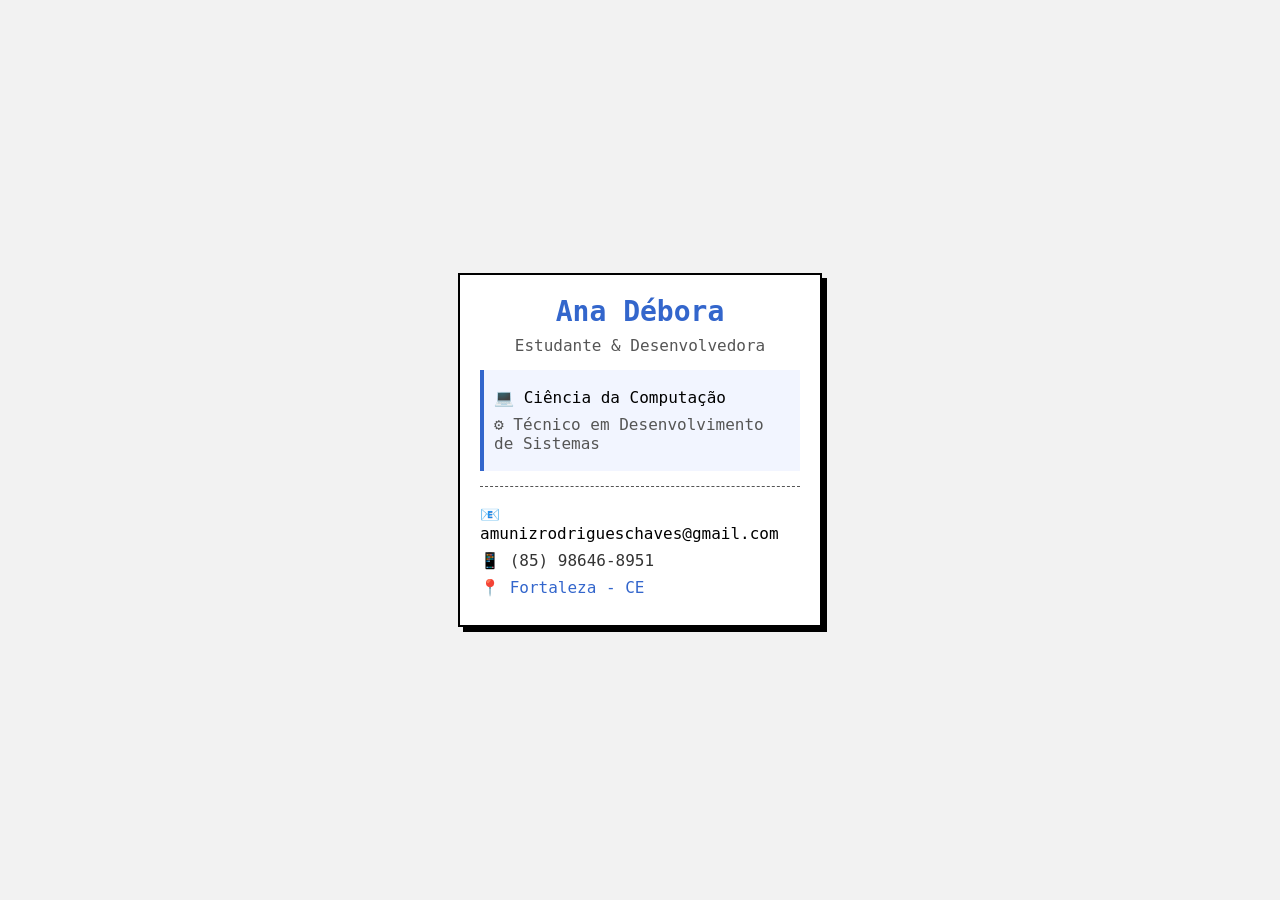
<file: Atividades de Desenvolvimento WEB/Cartão de visita/index.html>
<!DOCTYPE html>
<html lang="pt-BR">

<head>
    <meta charset="UTF-8">
    <title>Cartão de Visita</title>

    <style>

        body {
            margin: 0;
            height: 100vh;
            display: flex;
            justify-content: center;
            align-items: center;
            background: #f2f2f2;
            font-family: Consolas, monospace;
        }

        .cartao {
            width: 320px;
            padding: 20px;
            background: #ffffff;
            border: 2px solid #000;
            box-shadow: 5px 5px 0 #000;
        }

        .cabecalho {
            text-align: center;
        }

        .formacao {
            background: #f2f5ff;
            padding: 10px;
            margin-top: 15px;
            border-left: 4px solid #3366cc;
        }

        .contatos {
            margin-top: 15px;
            padding-top: 10px;
            border-top: 1px dashed #555;
        }

        h2 {
            margin: 0;
        }

        p {
            margin: 8px 0;
        }

    </style>

</head>

<body>

    <div class="cartao">

        <div class="cabecalho">
            <h2 style="color: #3366cc; font-size: 28px;">
                Ana Débora
            </h2>

            <p style="color: #555555;">
                Estudante & Desenvolvedora
            </p>
        </div>

        <div class="formacao">

            <p style="font-size: 16px;">
                💻 Ciência da Computação
            </p>

            <p style="color: #555555;">
                ⚙️ Técnico em Desenvolvimento de Sistemas
            </p>

        </div>

        <div class="contatos">

            <p>
                📧 amunizrodrigueschaves@gmail.com
            </p>

            <p style="color: #333333;">
                📱 (85) 98646-8951
            </p>

            <p style="color: #3366cc;">
                📍 Fortaleza - CE
            </p>

        </div>

    </div>

</body>

</html>
</file>
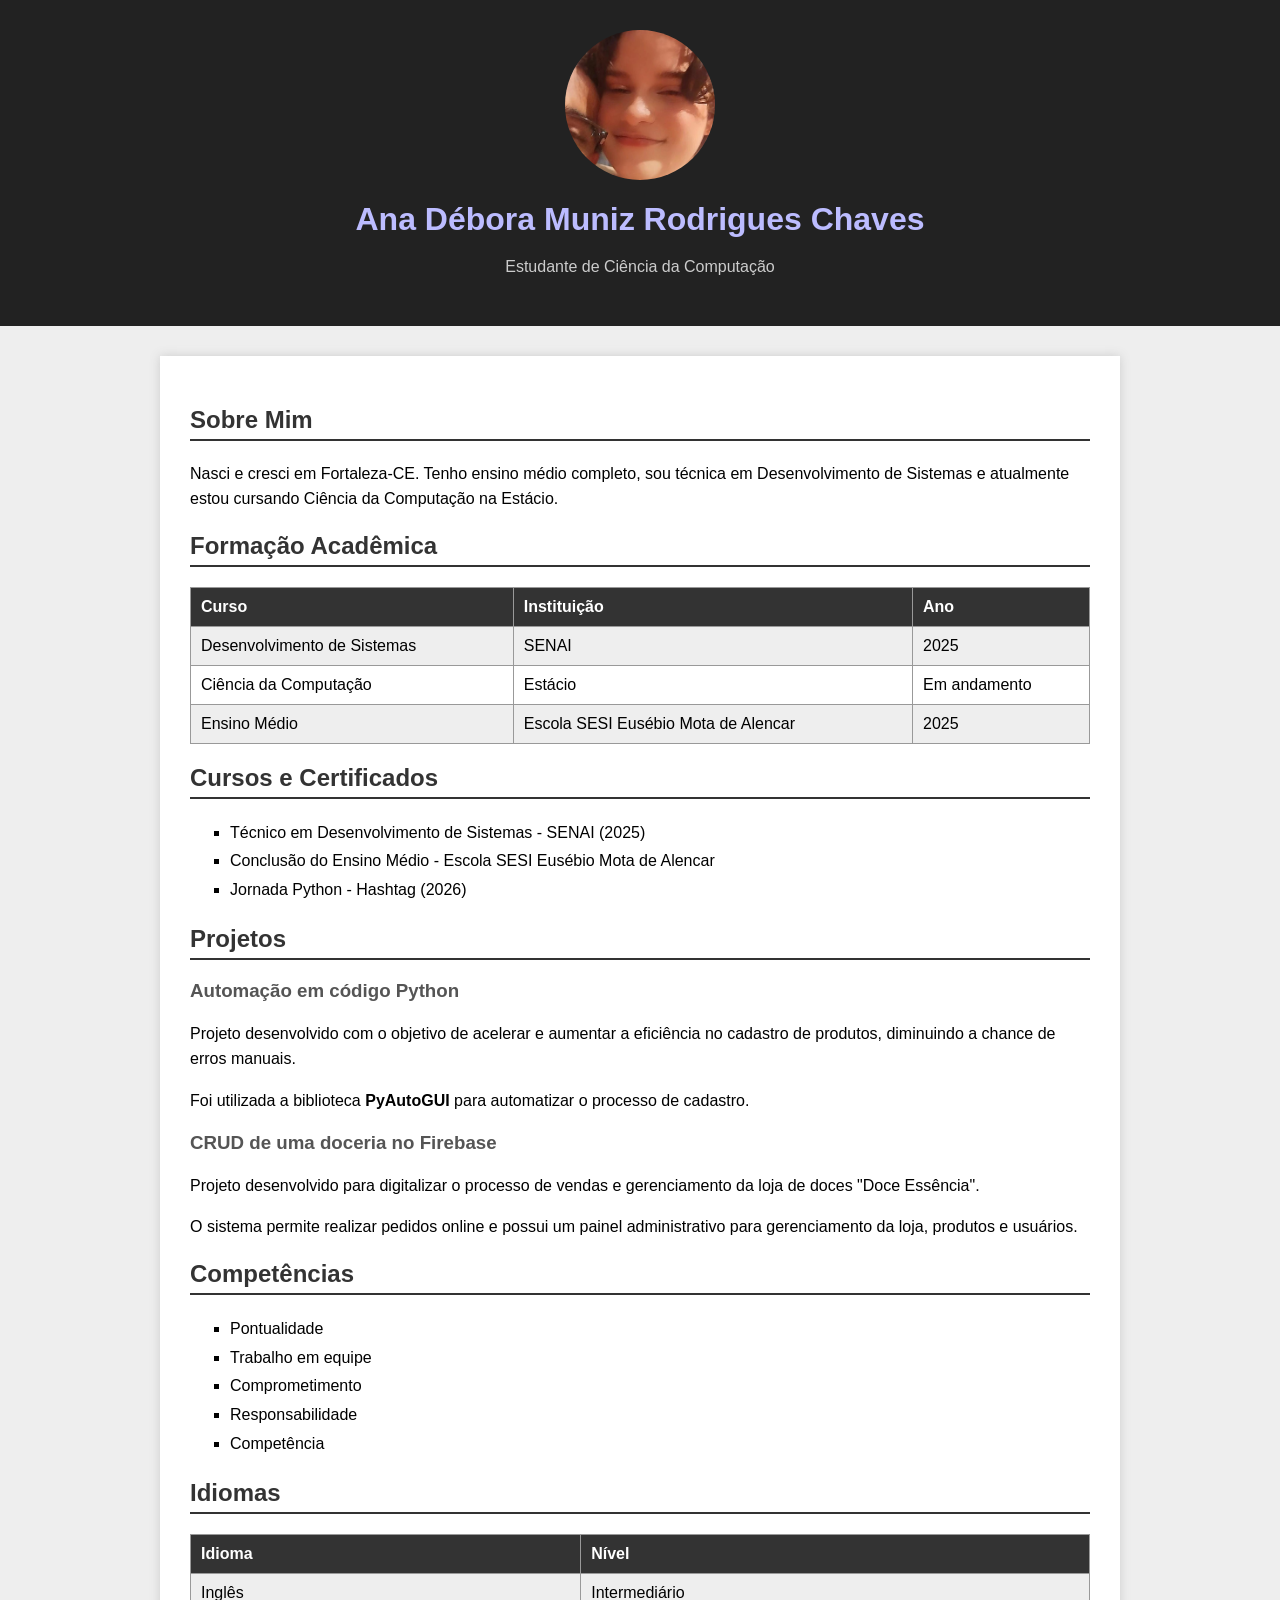
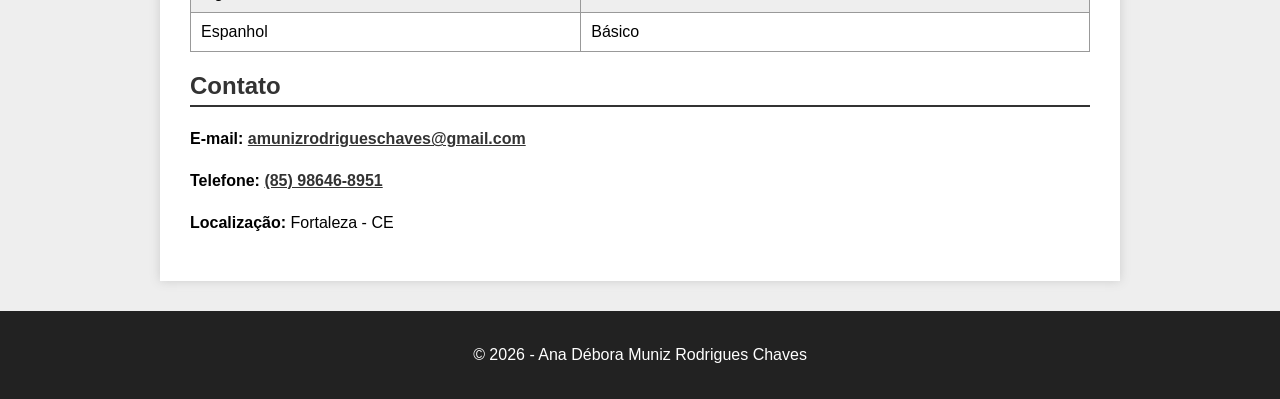
<file: Atividades de Desenvolvimento WEB/Currículo/index.html>
<!DOCTYPE html>
<html lang="pt-BR">

<head>
    <meta charset="UTF-8">
    <meta name="viewport" content="width=device-width, initial-scale=1.0">

    <title>Currículo - Ana Débora</title>

    <link rel="stylesheet" href="style.css">

    <style>

        body {
            font-family: Arial, sans-serif;
            background-color: #eeeeee;
            margin: 0;
        }

        header {
            background-color: #222222;
            color: white;
            text-align: center;
            padding: 30px;
        }

        header h1 {
            margin-bottom: 5px;
        }

        header p {
            color: #cccccc;
        }

        .container {
            width: 80%;
            max-width: 900px;
            margin: 30px auto;
            background-color: white;
            padding: 30px;
            box-shadow: 0 0 10px #cccccc;
        }

        .foto {
            width: 150px;
            height: 150px;
            border-radius: 50%;
            object-fit: cover;
            display: block;
            margin: 0 auto 20px;
        }

        h2 {
            color: #333333;
            border-bottom: 2px solid #333333;
            padding-bottom: 5px;
        }

        h3 {
            color: #555555;
        }

        p {
            line-height: 1.6;
        }

        ul {
            line-height: 1.8;
        }

        table {
            width: 100%;
            border-collapse: collapse;
            margin-top: 15px;
        }

        th, td {
            border: 1px solid #999999;
            padding: 10px;
            text-align: left;
        }

        th {
            background-color: #333333;
            color: white;
        }

        tr:nth-child(even) {
            background-color: #eeeeee;
        }

        a {
            color: #333333;
            font-weight: bold;
        }

        footer {
            text-align: center;
            background-color: #222222;
            color: white;
            padding: 15px;
            margin-top: 30px;
        }

    </style>

</head>

<body>

    <header>

        <img src="image.png" alt="Foto de Ana Débora" class="foto">

        <h1>Ana Débora Muniz Rodrigues Chaves</h1>

        <p>Estudante de Ciência da Computação</p>

    </header>


    <div class="container">

        <!-- SOBRE MIM -->

        <h2>Sobre Mim</h2>

        <p>
            Nasci e cresci em Fortaleza-CE. Tenho ensino médio completo,
            sou técnica em Desenvolvimento de Sistemas e atualmente estou
            cursando Ciência da Computação na Estácio.
        </p>


        <!-- FORMAÇÃO -->

        <h2>Formação Acadêmica</h2>

        <table>

            <tr>
                <th>Curso</th>
                <th>Instituição</th>
                <th>Ano</th>
            </tr>

            <tr>
                <td>Desenvolvimento de Sistemas</td>
                <td>SENAI</td>
                <td>2025</td>
            </tr>

            <tr>
                <td>Ciência da Computação</td>
                <td>Estácio</td>
                <td>Em andamento</td>
            </tr>

            <tr>
                <td>Ensino Médio</td>
                <td>Escola SESI Eusébio Mota de Alencar</td>
                <td>2025</td>
            </tr>

        </table>


        <!-- CURSOS -->

        <h2>Cursos e Certificados</h2>

        <ul>

            <li>
                Técnico em Desenvolvimento de Sistemas -
                SENAI (2025)
            </li>

            <li>
                Conclusão do Ensino Médio -
                Escola SESI Eusébio Mota de Alencar
            </li>

            <li>
                Jornada Python - Hashtag (2026)
            </li>

        </ul>


        <!-- PROJETOS -->

        <h2>Projetos</h2>

        <h3>Automação em código Python</h3>

        <p>
            Projeto desenvolvido com o objetivo de acelerar e aumentar
            a eficiência no cadastro de produtos, diminuindo a chance
            de erros manuais.
        </p>

        <p>
            Foi utilizada a biblioteca <strong>PyAutoGUI</strong>
            para automatizar o processo de cadastro.
        </p>


        <h3>CRUD de uma doceria no Firebase</h3>

        <p>
            Projeto desenvolvido para digitalizar o processo de vendas
            e gerenciamento da loja de doces "Doce Essência".
        </p>

        <p>
            O sistema permite realizar pedidos online e possui
            um painel administrativo para gerenciamento da loja,
            produtos e usuários.
        </p>


        <!-- COMPETÊNCIAS -->

        <h2>Competências</h2>

        <ul>

            <li>Pontualidade</li>
            <li>Trabalho em equipe</li>
            <li>Comprometimento</li>
            <li>Responsabilidade</li>
            <li>Competência</li>

        </ul>


        <!-- IDIOMAS -->

        <h2>Idiomas</h2>

        <table>

            <tr>
                <th>Idioma</th>
                <th>Nível</th>
            </tr>

            <tr>
                <td>Inglês</td>
                <td>Intermediário</td>
            </tr>

            <tr>
                <td>Espanhol</td>
                <td>Básico</td>
            </tr>

        </table>


        <!-- CONTATO -->

        <h2>Contato</h2>

        <p>
            <strong>E-mail:</strong>
            <a href="mailto:amunizrodrigueschaves@gmail.com">
                amunizrodrigueschaves@gmail.com
            </a>
        </p>

        <p>
            <strong>Telefone:</strong>
            <a href="tel:+5585986468951">
                (85) 98646-8951
            </a>
        </p>

        <p>
            <strong>Localização:</strong> Fortaleza - CE
        </p>

    </div>


    <footer>

        <p>© 2026 - Ana Débora Muniz Rodrigues Chaves</p>

    </footer>

</body>

</html>
</file>
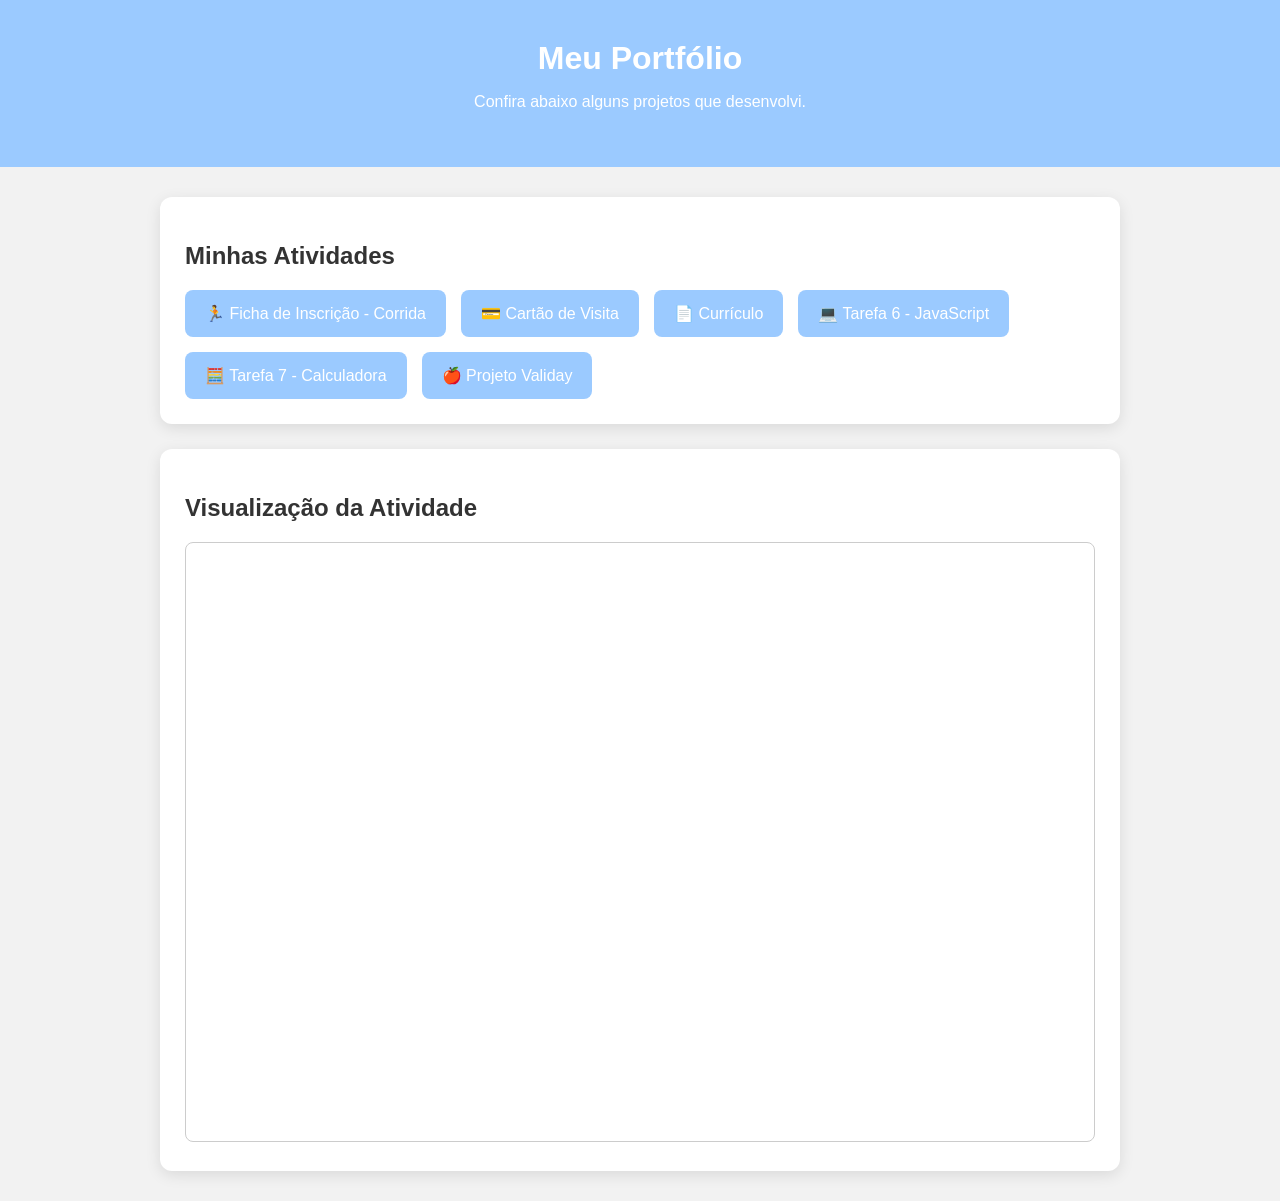
<file: Atividades de Desenvolvimento WEB/portfolio/index.html>
<!DOCTYPE html>
<html lang="pt-BR">

<head>
    <meta charset="UTF-8">
    <meta name="viewport" content="width=device-width, initial-scale=1.0">

    <title>Meu Portfólio</title>

    <link rel="stylesheet" href="portfolio.css">
</head>

<body>

    <header>
        <h1>Meu Portfólio</h1>
        <p>Confira abaixo alguns projetos que desenvolvi.</p>
    </header>

    <main>

        <section class="atividades">
            <h2>Minhas Atividades</h2>

            <div class="links">

                <a href="../atividade - corrida/corrida.html" target="pagina">
                    🏃 Ficha de Inscrição - Corrida
                </a>

                <a href="../Cartão de visita/index.html" target="pagina">
                    💳 Cartão de Visita
                </a>

                <a href="../Currículo/index.html" target="pagina">
                    📄 Currículo
                </a>

                <a href="../Atividades Js/tarefa6.html" target="pagina">
                    💻 Tarefa 6 - JavaScript
                </a>

                <a href="../Atividades Js/tarefa7.html" target="pagina">
                    🧮 Tarefa 7 - Calculadora
                </a>

                <!-- PROJETO -->

                <a href="../Validay/index.html" target="pagina">
                    🍎 Projeto Validay
                </a>

            </div>
        </section>

        <section class="visualizacao">

            <h2>Visualização da Atividade</h2>

            <iframe
                name="pagina"
                title="Visualização das atividades">
            </iframe>

        </section>

    </main>

</body>

</html>
</file>
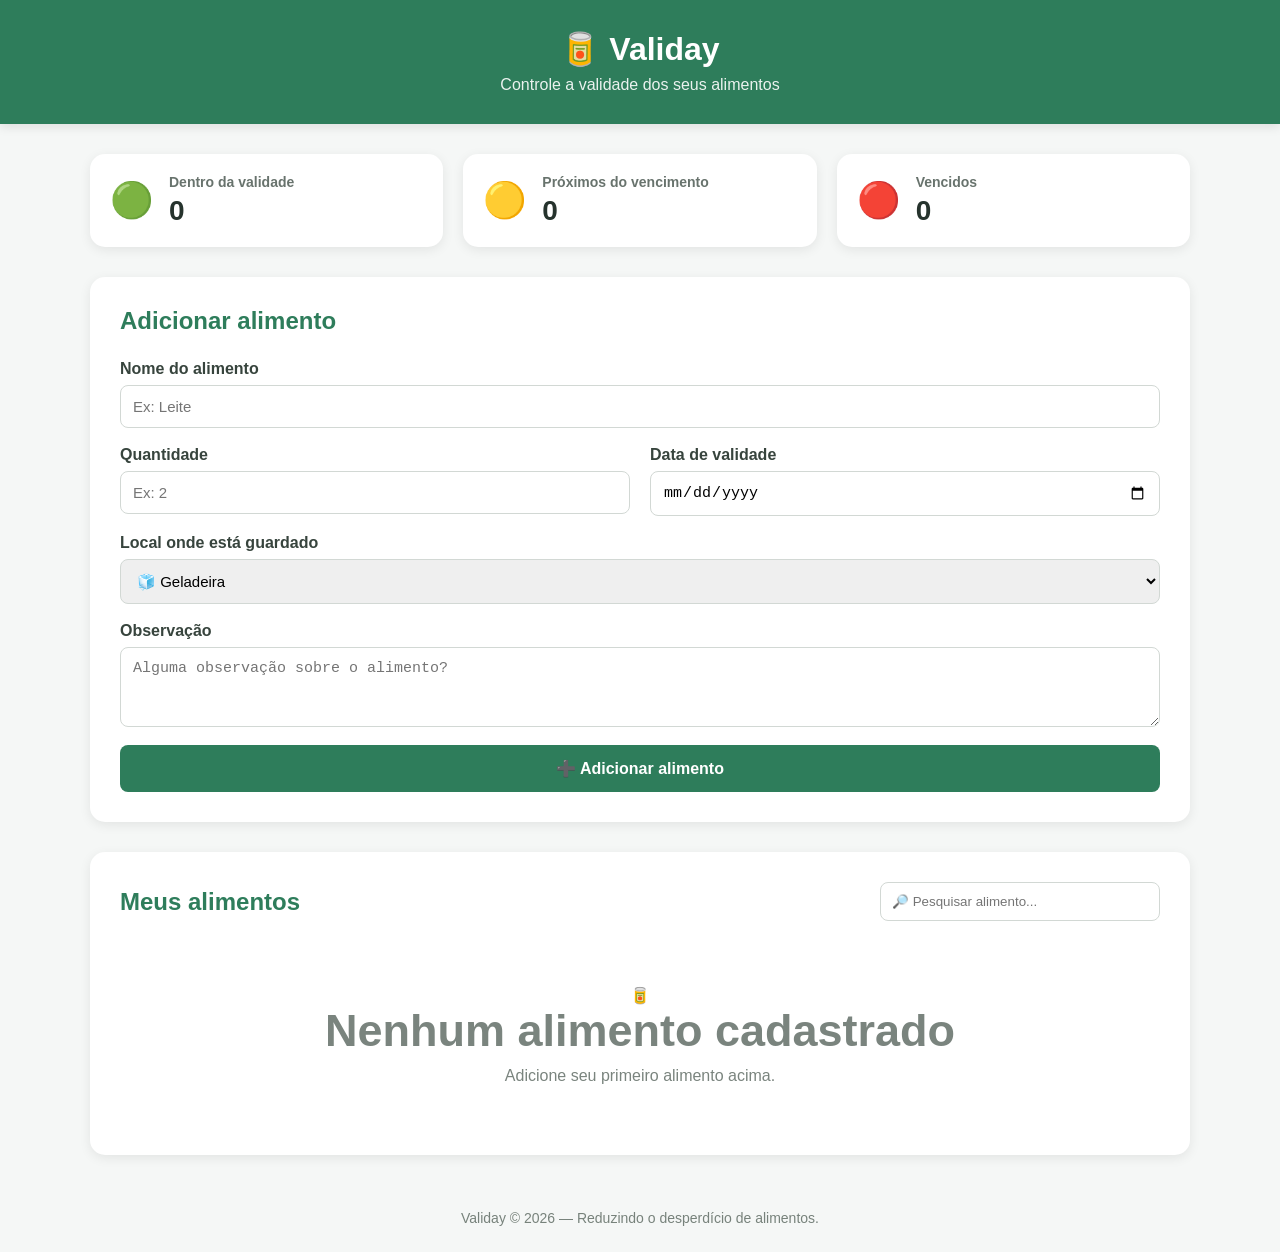
<file: Atividades de Desenvolvimento WEB/Validay/index.html>
<!DOCTYPE html>
<html lang="pt-BR">

<head>
    <meta charset="UTF-8">
    <meta name="viewport" content="width=device-width, initial-scale=1.0">

    <title>Validay</title>

    <link rel="stylesheet" href="style.css">
</head>

<body>

    <header class="cabecalho">
        <div class="logo">
            🥫 <span>Validay</span>
        </div>

        <p>Controle a validade dos seus alimentos</p>
    </header>


    <main class="container">

        <!-- PAINEL -->
        <section class="painel">

            <div class="card">
                <span class="icone">🟢</span>
                <div>
                    <h3>Dentro da validade</h3>
                    <strong id="totalNormal">0</strong>
                </div>
            </div>

            <div class="card">
                <span class="icone">🟡</span>
                <div>
                    <h3>Próximos do vencimento</h3>
                    <strong id="totalProximo">0</strong>
                </div>
            </div>

            <div class="card">
                <span class="icone">🔴</span>
                <div>
                    <h3>Vencidos</h3>
                    <strong id="totalVencido">0</strong>
                </div>
            </div>

        </section>


        <!-- FORMULÁRIO -->
        <section class="formulario-container">

            <h2 id="tituloFormulario">Adicionar alimento</h2>

            <form id="formAlimento">

                <input type="hidden" id="indiceEdicao">

                <div class="campo">
                    <label for="nome">Nome do alimento</label>
                    <input
                        type="text"
                        id="nome"
                        placeholder="Ex: Leite"
                        required
                    >
                </div>


                <div class="linha">

                    <div class="campo">
                        <label for="quantidade">Quantidade</label>

                        <input
                            type="number"
                            id="quantidade"
                            min="1"
                            placeholder="Ex: 2"
                            required
                        >
                    </div>


                    <div class="campo">
                        <label for="validade">Data de validade</label>

                        <input
                            type="date"
                            id="validade"
                            required
                        >
                    </div>

                </div>


                <div class="campo">

                    <label for="local">Local onde está guardado</label>

                    <select id="local">

                        <option value="Geladeira">
                            🧊 Geladeira
                        </option>

                        <option value="Freezer">
                            ❄️ Freezer
                        </option>

                        <option value="Despensa">
                            🏠 Despensa
                        </option>

                        <option value="Armário">
                            🗄️ Armário
                        </option>

                    </select>

                </div>


                <div class="campo">

                    <label for="observacao">
                        Observação
                    </label>

                    <textarea
                        id="observacao"
                        placeholder="Alguma observação sobre o alimento?"
                    ></textarea>

                </div>


                <button
                    type="submit"
                    class="botao-principal"
                    id="botaoSalvar"
                >
                    ➕ Adicionar alimento
                </button>

            </form>

        </section>


        <!-- LISTA -->
        <section class="lista-container">

            <div class="topo-lista">

                <h2>Meus alimentos</h2>

                <input
                    type="search"
                    id="pesquisa"
                    placeholder="🔎 Pesquisar alimento..."
                >

            </div>


            <div id="listaAlimentos">

                <!-- Os alimentos aparecerão aqui pelo JavaScript -->

            </div>


            <div
                id="mensagemVazia"
                class="mensagem-vazia"
            >

                🥫

                <h3>
                    Nenhum alimento cadastrado
                </h3>

                <p>
                    Adicione seu primeiro alimento acima.
                </p>

            </div>

        </section>

    </main>


    <footer>

        <p>
            Validay © 2026 — Reduzindo o desperdício de alimentos.
        </p>

    </footer>


    <script src="script.js"></script>

</body>

</html>
</file>
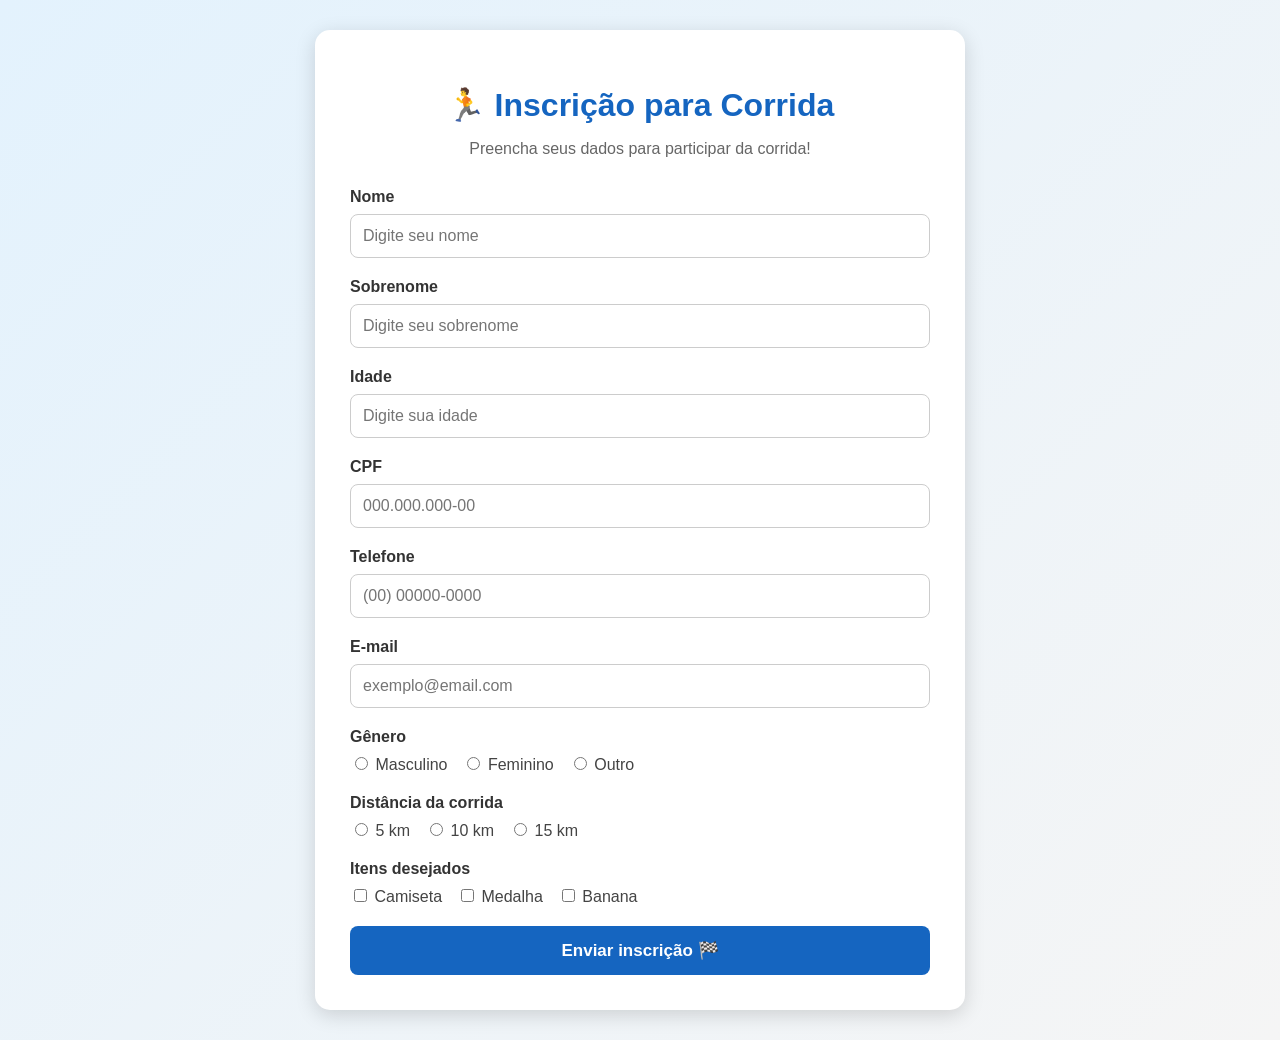
<file: Atividades de Desenvolvimento WEB/atividade - corrida/corrida.html>
<!DOCTYPE html>
<html lang="pt-BR">

<head>
    <meta charset="UTF-8">
    <meta name="viewport" content="width=device-width, initial-scale=1.0">

    <title>Inscrição para Corrida</title>

    <link rel="stylesheet" href="style.css">
</head>

<body>

    <main class="container">

        <h1>🏃 Inscrição para Corrida</h1>
        <p class="descricao">Preencha seus dados para participar da corrida!</p>

        <form>

            <div class="campo">
                <label for="nome">Nome</label>
                <input type="text" id="nome" name="nome" placeholder="Digite seu nome">
            </div>

            <div class="campo">
                <label for="sobrenome">Sobrenome</label>
                <input type="text" id="sobrenome" name="sobrenome" placeholder="Digite seu sobrenome">
            </div>

            <div class="campo">
                <label for="idade">Idade</label>
                <input type="number" id="idade" name="idade" placeholder="Digite sua idade">
            </div>

            <div class="campo">
                <label for="cpf">CPF</label>
                <input type="text" id="cpf" name="cpf" placeholder="000.000.000-00">
            </div>

            <div class="campo">
                <label for="telefone">Telefone</label>
                <input type="tel" id="telefone" name="telefone" placeholder="(00) 00000-0000">
            </div>

            <div class="campo">
                <label for="email">E-mail</label>
                <input type="email" id="email" name="email" placeholder="exemplo@email.com">
            </div>

            <div class="campo">
                <p>Gênero</p>

                <div class="opcoes">
                    <label>
                        <input type="radio" name="genero" value="masculino">
                        Masculino
                    </label>

                    <label>
                        <input type="radio" name="genero" value="feminino">
                        Feminino
                    </label>

                    <label>
                        <input type="radio" name="genero" value="outro">
                        Outro
                    </label>
                </div>
            </div>

            <div class="campo">
                <p>Distância da corrida</p>

                <div class="opcoes">
                    <label>
                        <input type="radio" name="distancia" value="5km">
                        5 km
                    </label>

                    <label>
                        <input type="radio" name="distancia" value="10km">
                        10 km
                    </label>

                    <label>
                        <input type="radio" name="distancia" value="15km">
                        15 km
                    </label>
                </div>
            </div>

            <div class="campo">
                <p>Itens desejados</p>

                <div class="opcoes">
                    <label>
                        <input type="checkbox" name="itens" value="camiseta">
                        Camiseta
                    </label>

                    <label>
                        <input type="checkbox" name="itens" value="medalha">
                        Medalha
                    </label>

                    <label>
                        <input type="checkbox" name="itens" value="banana">
                        Banana
                    </label>
                </div>
            </div>

            <button type="submit">Enviar inscrição 🏁</button>

        </form>

    </main>

</body>

</html>
</file>
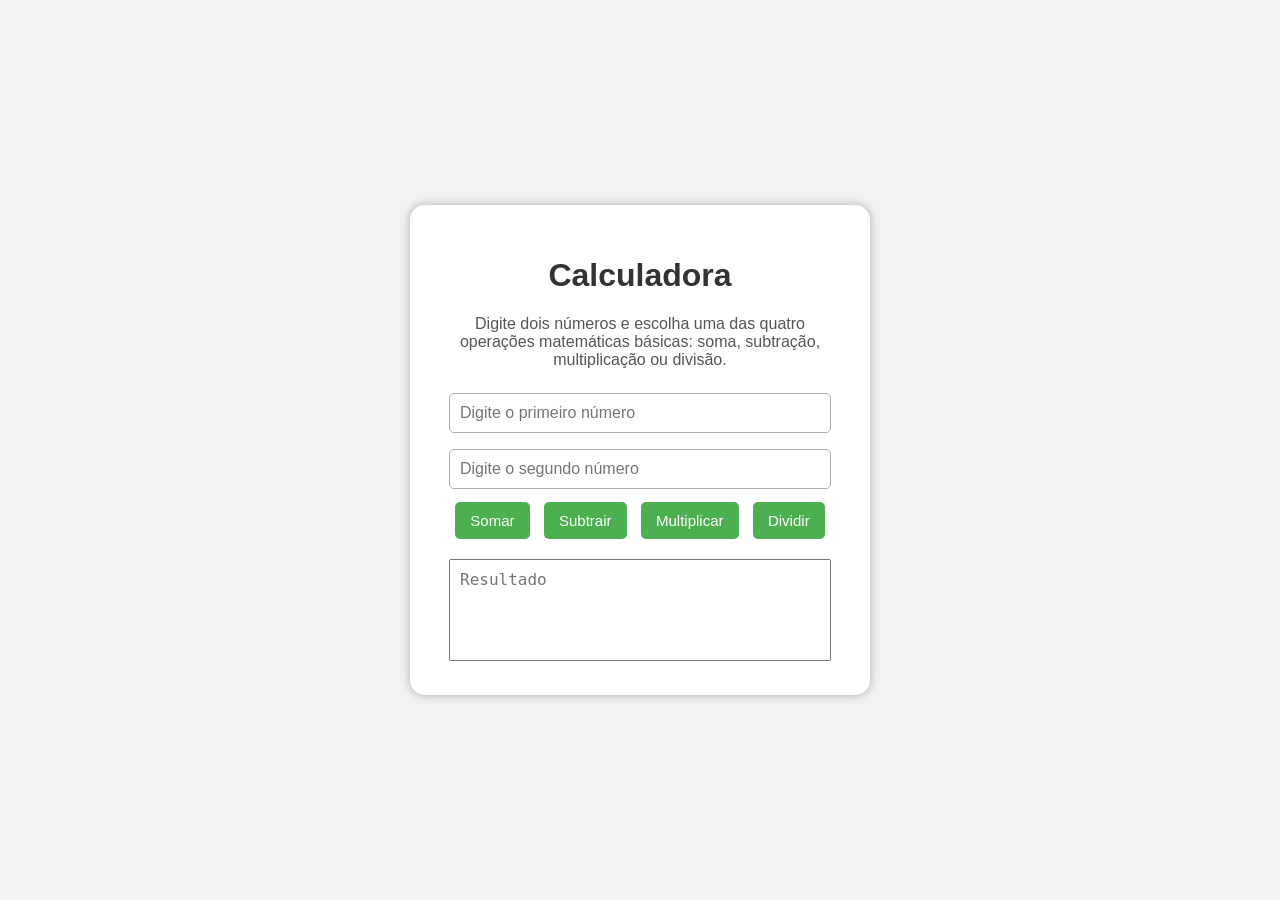
<file: Atividades de Desenvolvimento WEB/Atividades Js/tarefa6.html>
<!DOCTYPE html>
<html lang="pt-BR">
<head>
    <meta charset="UTF-8">
    <title>Tarefa 7 - Calculadora</title>

    <style>
        body {
            font-family: Arial, sans-serif;
            background-color: #f2f2f2;
            display: flex;
            justify-content: center;
            align-items: center;
            min-height: 100vh;
            margin: 0;
        }

        .calculadora {
            background-color: white;
            width: 400px;
            padding: 30px;
            border-radius: 15px;
            box-shadow: 0 0 10px #aaa;
            text-align: center;
        }

        h1 {
            color: #333;
        }

        p {
            color: #555;
        }

        input {
            width: 90%;
            padding: 10px;
            margin: 8px 0;
            border: 1px solid #aaa;
            border-radius: 5px;
            font-size: 16px;
        }

        button {
            padding: 10px 15px;
            margin: 5px;
            border: none;
            border-radius: 5px;
            background-color: #4CAF50;
            color: white;
            cursor: pointer;
            font-size: 15px;
        }

        button:hover {
            background-color: #388E3C;
        }

        textarea {
            width: 90%;
            height: 80px;
            margin-top: 15px;
            padding: 10px;
            resize: none;
            font-size: 16px;
        }
    </style>
</head>

<body>

    <div class="calculadora">

        <h1>Calculadora</h1>

        <p>
            Digite dois números e escolha uma das quatro operações
            matemáticas básicas: soma, subtração, multiplicação ou divisão.
        </p>

        <input type="text" id="numero1" placeholder="Digite o primeiro número">

        <input type="text" id="numero2" placeholder="Digite o segundo número">

        <br>

        <button onclick="somar()">Somar</button>

        <button onclick="subtrair()">Subtrair</button>

        <button onclick="multiplicar()">Multiplicar</button>

        <button onclick="dividir()">Dividir</button>

        <br>

        <textarea id="resultado" readonly placeholder="Resultado"></textarea>

    </div>

    <script>

        function pegarNumeros() {
            let n1 = Number(document.getElementById("numero1").value);
            let n2 = Number(document.getElementById("numero2").value);

            return [n1, n2];
        }

        function somar() {

            let numeros = pegarNumeros();

            let n1 = numeros[0];
            let n2 = numeros[1];

            let resultado = n1 + n2;

            document.getElementById("resultado").value =
                "Resultado da soma: " + resultado;
        }

        function subtrair() {

            let numeros = pegarNumeros();

            let n1 = numeros[0];
            let n2 = numeros[1];

            let resultado = n1 - n2;

            document.getElementById("resultado").value =
                "Resultado da subtração: " + resultado;
        }

        function multiplicar() {

            let numeros = pegarNumeros();

            let n1 = numeros[0];
            let n2 = numeros[1];

            let resultado = n1 * n2;

            document.getElementById("resultado").value =
                "Resultado da multiplicação: " + resultado;
        }

        function dividir() {

            let numeros = pegarNumeros();

            let n1 = numeros[0];
            let n2 = numeros[1];

            if (n2 === 0) {
                document.getElementById("resultado").value =
                    "Não é possível dividir por zero!";
                return;
            }

            let resultado = n1 / n2;

            document.getElementById("resultado").value =
                "Resultado da divisão: " + resultado;
        }

    </script>

</body>
</html>
</file>
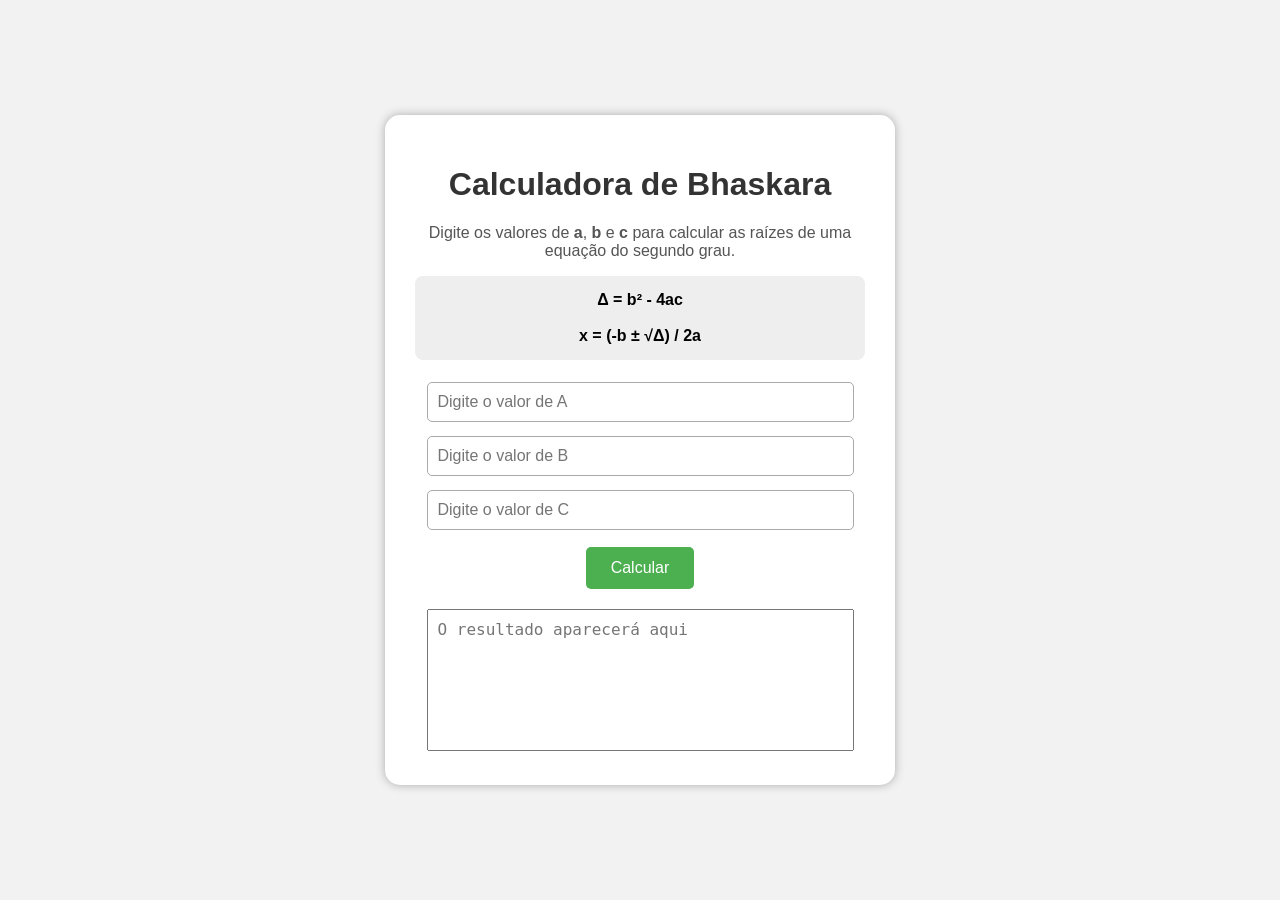
<file: Atividades de Desenvolvimento WEB/Atividades Js/tarefa7.html>
<!DOCTYPE html>
<html lang="pt-BR">
<head>
    <meta charset="UTF-8">
    <title>Tarefa 8 - Bhaskara</title>

    <style>
        body {
            font-family: Arial, sans-serif;
            background-color: #f2f2f2;
            display: flex;
            justify-content: center;
            align-items: center;
            min-height: 100vh;
            margin: 0;
        }

        .bhaskara {
            background-color: white;
            width: 450px;
            padding: 30px;
            border-radius: 15px;
            box-shadow: 0 0 10px #aaa;
            text-align: center;
        }

        h1 {
            color: #333;
        }

        p {
            color: #555;
        }

        .formula {
            background-color: #eee;
            padding: 15px;
            border-radius: 8px;
            margin: 15px 0;
        }

        input {
            width: 90%;
            padding: 10px;
            margin: 7px 0;
            border: 1px solid #aaa;
            border-radius: 5px;
            font-size: 16px;
        }

        button {
            padding: 12px 25px;
            margin-top: 10px;
            border: none;
            border-radius: 5px;
            background-color: #4CAF50;
            color: white;
            cursor: pointer;
            font-size: 16px;
        }

        button:hover {
            background-color: #388E3C;
        }

        textarea {
            width: 90%;
            height: 120px;
            margin-top: 20px;
            padding: 10px;
            resize: none;
            font-size: 16px;
        }
    </style>
</head>

<body>

    <div class="bhaskara">

        <h1>Calculadora de Bhaskara</h1>

        <p>
            Digite os valores de <strong>a</strong>, <strong>b</strong>
            e <strong>c</strong> para calcular as raízes de uma
            equação do segundo grau.
        </p>

        <div class="formula">
            <strong>Δ = b² - 4ac</strong>
            <br><br>
            <strong>x = (-b ± √Δ) / 2a</strong>
        </div>

        <input type="text" id="valorA" placeholder="Digite o valor de A">

        <input type="text" id="valorB" placeholder="Digite o valor de B">

        <input type="text" id="valorC" placeholder="Digite o valor de C">

        <br>

        <button onclick="calcularBhaskara()">
            Calcular
        </button>

        <br>

        <textarea id="resultado" readonly
            placeholder="O resultado aparecerá aqui"></textarea>

    </div>

    <script>

        function calcularBhaskara() {

            // Pegando os valores digitados
            let a = Number(document.getElementById("valorA").value);
            let b = Number(document.getElementById("valorB").value);
            let c = Number(document.getElementById("valorC").value);

            // Verifica se A é zero
            if (a === 0) {

                document.getElementById("resultado").value =
                    "O valor de A não pode ser zero.";

                return;
            }

            // Calculando o delta
            let delta = (b * b) - (4 * a * c);

            // Verifica se existem raízes reais
            if (delta < 0) {

                document.getElementById("resultado").value =
                    "Delta = " + delta +
                    "\nNão existem raízes reais.";

                return;
            }

            // Calculando as raízes
            let x1 = (-b + Math.sqrt(delta)) / (2 * a);
            let x2 = (-b - Math.sqrt(delta)) / (2 * a);

            // Mostrando o resultado
            document.getElementById("resultado").value =
                "Delta = " + delta +
                "\nX1 = " + x1 +
                "\nX2 = " + x2;
        }

    </script>

</body>
</html>
</file>
<file: Atividades de Desenvolvimento WEB/Currículo/style.css>
body {
    background-color: lightgray;
    font-family: Arial;
    margin: 30px;
}

h1 {
    color: rgb(188, 188, 255);
}

h2 {
    color: rgb(188, 188, 255);
}

h3 {
    color: gray;
}

p {
    font-size: 16px;
}

ul {
    list-style-type: square;
}

table {
    width: 100%;
    border-collapse: collapse;
}

th {
    background-color: blue;
    color: white;
}

th, td {
    border: 1px solid black;
    padding: 8px;
}

a {
    color: blue;
}
</file>
<file: Atividades de Desenvolvimento WEB/portfolio/portfolio.css>
* {
    box-sizing: border-box;
}

body {
    margin: 0;
    font-family: Arial, sans-serif;
    background-color: #f2f2f2;
    color: #333;
}

header {
    background-color: #9bcaff;
    color: white;
    text-align: center;
    padding: 40px 20px;
}

header h1 {
    margin: 0;
}

main {
    max-width: 1000px;
    margin: 30px auto;
    padding: 0 20px;
}

.atividades,
.visualizacao {
    background-color: white;
    padding: 25px;
    margin-bottom: 25px;
    border-radius: 12px;
    box-shadow: 0 4px 15px rgba(0, 0, 0, 0.1);
}

.links {
    
    display: flex;
    flex-wrap: wrap;
    gap: 15px;
}

.links a {
    background-color: #9bcaff;
    color: white;
    padding: 14px 20px;
    border-radius: 8px;
    text-decoration: none;
    transition: 0.3s;
}

.links a:hover {
    background-color: #9bcaff;
    transform: translateY(-2px);
}

iframe {
    width: 100%;
    height: 600px;
    border: 1px solid #ccc;
    border-radius: 8px;
}
</file>
<file: Atividades de Desenvolvimento WEB/Validay/style.css>
* {
    margin: 0;
    padding: 0;
    box-sizing: border-box;
}


body {
    font-family: Arial, Helvetica, sans-serif;

    background: #f5f7f6;

    color: #26332d;

    min-height: 100vh;
}


/* CABEÇALHO */

.cabecalho {

    background: #2e7d5b;

    color: white;

    text-align: center;

    padding: 30px 20px;

    box-shadow: 0 3px 10px rgba(0, 0, 0, 0.1);
}


.logo {

    font-size: 32px;

    font-weight: bold;

    margin-bottom: 8px;
}


.cabecalho p {

    font-size: 16px;

    opacity: 0.9;
}


/* CONTAINER */

.container {

    width: 90%;

    max-width: 1100px;

    margin: 30px auto;
}


/* PAINEL */

.painel {

    display: grid;

    grid-template-columns: repeat(3, 1fr);

    gap: 20px;

    margin-bottom: 30px;
}


.card {

    background: white;

    padding: 20px;

    border-radius: 15px;

    display: flex;

    align-items: center;

    gap: 15px;

    box-shadow: 0 3px 12px rgba(0, 0, 0, 0.08);
}


.icone {

    font-size: 35px;
}


.card h3 {

    font-size: 14px;

    color: #68736d;

    margin-bottom: 5px;
}


.card strong {

    font-size: 28px;

    color: #26332d;
}


/* FORMULÁRIO */

.formulario-container {

    background: white;

    padding: 30px;

    border-radius: 15px;

    box-shadow: 0 3px 12px rgba(0, 0, 0, 0.08);

    margin-bottom: 30px;
}


.formulario-container h2 {

    margin-bottom: 25px;

    color: #2e7d5b;
}


.campo {

    display: flex;

    flex-direction: column;

    margin-bottom: 18px;
}


.campo label {

    font-weight: bold;

    margin-bottom: 7px;

    color: #37443d;
}


.campo input,
.campo select,
.campo textarea {

    padding: 12px;

    border: 1px solid #d2d8d4;

    border-radius: 8px;

    font-size: 15px;

    outline: none;

    transition: 0.2s;
}


.campo input:focus,
.campo select:focus,
.campo textarea:focus {

    border-color: #2e7d5b;

    box-shadow: 0 0 0 2px rgba(46, 125, 91, 0.1);
}


.campo textarea {

    resize: vertical;

    min-height: 80px;
}


.linha {

    display: grid;

    grid-template-columns: 1fr 1fr;

    gap: 20px;
}


.botao-principal {

    width: 100%;

    padding: 14px;

    border: none;

    border-radius: 8px;

    background: #2e7d5b;

    color: white;

    font-size: 16px;

    font-weight: bold;

    cursor: pointer;

    transition: 0.2s;
}


.botao-principal:hover {

    background: #256748;

    transform: translateY(-1px);
}


/* LISTA */

.lista-container {

    background: white;

    padding: 30px;

    border-radius: 15px;

    box-shadow: 0 3px 12px rgba(0, 0, 0, 0.08);
}


.topo-lista {

    display: flex;

    justify-content: space-between;

    align-items: center;

    gap: 20px;

    margin-bottom: 25px;
}


.topo-lista h2 {

    color: #2e7d5b;
}


#pesquisa {

    padding: 11px;

    border: 1px solid #d2d8d4;

    border-radius: 8px;

    outline: none;

    width: 280px;
}


/* ALIMENTO */

.alimento {

    border: 1px solid #e0e5e2;

    border-left: 6px solid #2e7d5b;

    border-radius: 10px;

    padding: 20px;

    margin-bottom: 15px;

    background: #fafcfb;
}


.alimento.proximo {

    border-left-color: #e6a700;

}


.alimento.vencido {

    border-left-color: #d64545;

}


.alimento-topo {

    display: flex;

    justify-content: space-between;

    align-items: center;

    margin-bottom: 12px;
}


.alimento h3 {

    font-size: 20px;

    color: #26332d;
}


.status {

    padding: 6px 10px;

    border-radius: 20px;

    font-size: 13px;

    font-weight: bold;
}


.status.normal {

    background: #dff3e7;

    color: #217346;
}


.status.proximo {

    background: #fff1c7;

    color: #936900;
}


.status.vencido {

    background: #ffe0e0;

    color: #a52c2c;
}


.informacoes {

    display: grid;

    grid-template-columns: repeat(3, 1fr);

    gap: 10px;

    color: #58635d;

    font-size: 14px;

    margin-bottom: 15px;
}


.observacao {

    background: #f1f4f2;

    padding: 10px;

    border-radius: 8px;

    margin-bottom: 15px;

    font-size: 14px;
}


/* BOTÕES */

.acoes {

    display: flex;

    gap: 10px;
}


.botao {

    border: none;

    padding: 8px 14px;

    border-radius: 7px;

    cursor: pointer;

    font-weight: bold;
}


.editar {

    background: #e5efff;

    color: #2864b7;
}


.excluir {

    background: #ffe5e5;

    color: #b52e2e;
}


/* MENSAGEM VAZIA */

.mensagem-vazia {

    text-align: center;

    padding: 40px;

    color: #7a847e;
}


.mensagem-vazia > :first-child {

    font-size: 45px;

    margin-bottom: 10px;
}


/* FOOTER */

footer {

    text-align: center;

    padding: 25px;

    color: #77827b;

    font-size: 14px;
}


/* RESPONSIVIDADE */

@media (max-width: 800px) {

    .painel {

        grid-template-columns: 1fr;
    }


    .linha {

        grid-template-columns: 1fr;
    }


    .topo-lista {

        flex-direction: column;

        align-items: stretch;
    }


    #pesquisa {

        width: 100%;
    }


    .informacoes {

        grid-template-columns: 1fr;
    }

}


@media (max-width: 500px) {

    .container {

        width: 94%;
    }


    .formulario-container,
    .lista-container {

        padding: 20px;
    }


    .alimento-topo {

        flex-direction: column;

        align-items: flex-start;

        gap: 10px;
    }

}
</file>
<file: Atividades de Desenvolvimento WEB/atividade - corrida/style.css>
* {
    box-sizing: border-box;
}

body {
    margin: 0;
    font-family: Arial, sans-serif;
    background: linear-gradient(135deg, #e3f2fd, #f5f5f5);
    min-height: 100vh;
    padding: 30px;
}

.container {
    max-width: 650px;
    margin: auto;
    background-color: white;
    padding: 35px;
    border-radius: 15px;
    box-shadow: 0 5px 20px rgba(0, 0, 0, 0.15);
}

h1 {
    text-align: center;
    color: #1565c0;
    margin-bottom: 10px;
}

.descricao {
    text-align: center;
    color: #666;
    margin-bottom: 30px;
}

.campo {
    margin-bottom: 20px;
}

.campo > label,
.campo > p {
    display: block;
    font-weight: bold;
    margin-bottom: 8px;
    color: #333;
}

input[type="text"],
input[type="number"],
input[type="tel"],
input[type="email"] {
    width: 100%;
    padding: 12px;
    border: 1px solid #ccc;
    border-radius: 8px;
    font-size: 16px;
}

input[type="text"]:focus,
input[type="number"]:focus,
input[type="tel"]:focus,
input[type="email"]:focus {
    outline: none;
    border-color: #1565c0;
    box-shadow: 0 0 5px rgba(21, 101, 192, 0.3);
}

.opcoes {
    display: flex;
    flex-wrap: wrap;
    gap: 15px;
}

.opcoes label {
    cursor: pointer;
    color: #444;
}

button {
    width: 100%;
    padding: 14px;
    border: none;
    border-radius: 8px;
    background-color: #1565c0;
    color: white;
    font-size: 17px;
    font-weight: bold;
    cursor: pointer;
    transition: 0.3s;
}

button:hover {
    background-color: #0d47a1;
    transform: translateY(-2px);
}
</file>
